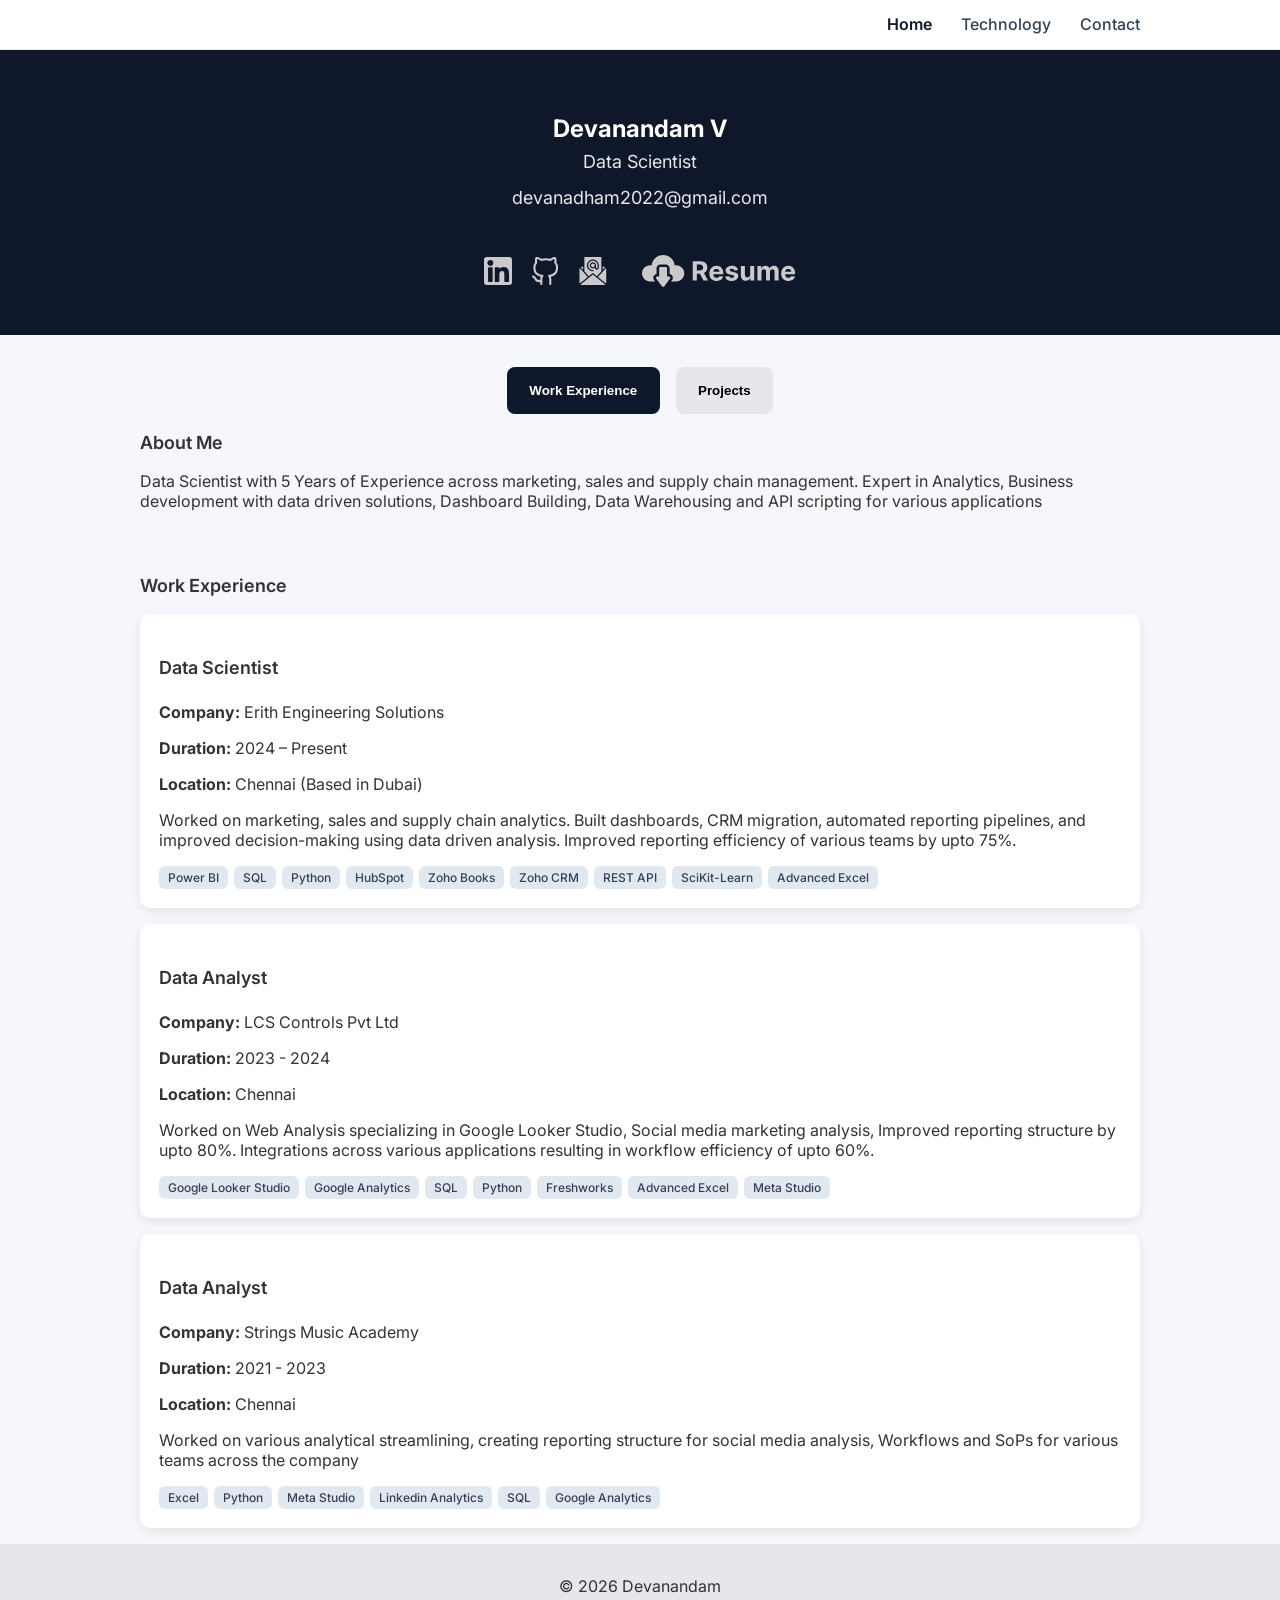
<file: index.html>
<!DOCTYPE html>
<html lang="en">
<head>
    <meta charset="UTF-8" />
    <meta name="viewport" content="width=device-width, initial-scale=1.0" />
    <title>Devanandam | Profile</title>
    <link rel="icon" type="image/svg+xml" href="favicon-B.svg">
    <link rel="stylesheet" href="style.css" />
    <link rel="preconnect" href="https://fonts.googleapis.com">
    <link rel="preconnect" href="https://fonts.gstatic.com" crossorigin>
    <link href="https://fonts.googleapis.com/css2?family=Inter:ital,opsz,wght@0,14..32,100..900;1,14..32,100..900&display=swap" rel="stylesheet">
</head>
<body>
<nav class="navbar">
    <div class="nav-container">
      <div class="logo"></div>
  
      <ul class="nav-links">
        <li><a href="index.html" class="active">Home</a></li>
        <li><a href="technology.html">Technology</a></li>
        <li><a href="Contacts.html">Contact</a></li>
      </ul>
    </div>
  </nav>

<script>
    function openTab(evt, tabName) {
      // hide all tabs
      document.querySelectorAll(".tab-content").forEach(tab => {
        tab.classList.remove("active");
      });
    
      // remove active from buttons
      document.querySelectorAll(".tab-btn").forEach(btn => {
        btn.classList.remove("active");
      });
    
      // show selected
      document.getElementById(tabName).classList.add("active");
      evt.currentTarget.classList.add("active");
    }
</script>


  <header>
    <h1>Devanandam V</h1>
    <h2>Data Scientist</h2>
    <h2>devanadham2022@gmail.com</h2>

    <div class="socials">
        <a href="https://www.linkedin.com/in/devanadham-v-a43195300/" target="_blank">
          <img src="Icons/linkedin-W.svg" alt="LinkedIn" />
        </a>
      
        <a href="https://github.com/Devanandham99" target="_blank">
          <img src="Icons/github-W.svg" alt="GitHub" />
        </a>
      
        <a href="Contacts.html">
          <img src="Icons/email-W.svg" alt="Email" />
        </a>
      
        <a href="Assets/devanandam-resume.pdf" target="_blank" rel="noopener noreferrer" class="resume-btn">
          <img src="Icons/resume-W.svg" alt="Download Resume" />
        </a>
      </div>

  </header>

  <div class="tabs container">
    <button class="tab-btn active" onclick="openTab(event, 'experience')">
      Work Experience
    </button>
    <button class="tab-btn" onclick="openTab(event, 'projects')">
      Projects
    </button>
  </div>

  <section class="about container">
    <h3>About Me</h3>
    <p>Data Scientist with 5 Years of Experience across marketing, sales and supply chain management. Expert in Analytics, Business development with data driven solutions, Dashboard Building, Data Warehousing and API scripting for various applications</p>
  </section>
  <section id="experience" class="tab-content container active">
    <h3>Work Experience</h3>
  
    <div class="card">
      <h4>Data Scientist</h4>
      <p><strong>Company:</strong> Erith Engineering Solutions</p>
      <p><strong>Duration:</strong> 2024 – Present</p>
      <p><strong>Location:</strong> Chennai (Based in Dubai)</p>
      <p>
        Worked on marketing, sales and supply chain analytics. Built dashboards, CRM migration, automated reporting pipelines, and improved decision-making using data driven analysis. Improved reporting efficiency of various teams by upto 75%. 
      </p>

      <!-- ✅ Skills used -->
      <div class="card-skills">
        <span class="skill-tag">Power BI</span>
        <span class="skill-tag">SQL</span>
        <span class="skill-tag">Python</span>
        <span class="skill-tag">HubSpot</span>
        <span class="skill-tag">Zoho Books</span>
        <span class="skill-tag">Zoho CRM</span>
        <span class="skill-tag">REST API</span>
        <span class="skill-tag">SciKit-Learn</span>
        <span class="skill-tag">Advanced Excel</span>
      </div>
    </div>
    <div class="card">
      <h4>Data Analyst</h4>
      <p><strong>Company:</strong> LCS Controls Pvt Ltd</p>
      <p><strong>Duration:</strong> 2023 - 2024</p>
      <p><strong>Location:</strong> Chennai</p>
      <p>
        Worked on Web Analysis specializing in Google Looker Studio, Social media marketing analysis, Improved reporting structure by upto 80%. Integrations across various applications resulting in workflow efficiency of upto 60%.
      </p>

      <!-- ✅ Skills used -->
      <div class="card-skills">
        <span class="skill-tag">Google Looker Studio</span>
        <span class="skill-tag">Google Analytics</span>
        <span class="skill-tag">SQL</span>
        <span class="skill-tag">Python</span>
        <span class="skill-tag">Freshworks</span>
        <span class="skill-tag">Advanced Excel</span>
        <span class="skill-tag">Meta Studio</span>
      </div>
    </div>

    <div class="card">
      <h4>Data Analyst</h4>
      <p><strong>Company:</strong> Strings Music Academy</p>
      <p><strong>Duration:</strong> 2021 - 2023</p>
      <p><strong>Location:</strong> Chennai</p>
      <p>
        Worked on various analytical streamlining, creating reporting structure for social media analysis, Workflows and SoPs for various teams across the company
      </p>

      <!-- ✅ Skills used -->
      <div class="card-skills">
        <span class="skill-tag">Excel</span>
        <span class="skill-tag">Python</span>
        <span class="skill-tag">Meta Studio</span>
        <span class="skill-tag">Linkedin Analytics</span>
        <span class="skill-tag">SQL</span>
        <span class="skill-tag">Google Analytics</span>
      </div>
    </div>

  </section>
  
  <!-- Projects Tab -->
  <section id="projects" class="tab-content container">
    <h3>Projects</h3>

    <div class="card">
      <h4>NLP Project On Book Reviews</h4>
      <p>Using Natural Language Processing to analyze reviews of books and identify trends and patterns.</p>
      <a href="https://github.com/Devanandham99/Portfolio-Projects/tree/22cbae666b708d479b3a723a235a0c40a0afc872/NLP%20Project%20On%20Book%20Reviews" target="_blank">View Project →</a>
      <div class="card-skills">
        <span class="skill-tag">Pandas</span>
        <span class="skill-tag">Numpy</span>
        <span class="skill-tag">Seaborn</span>
        <span class="skill-tag">Matplotlib</span>
        <span class="skill-tag">Text Processing</span>
        <span class="skill-tag">Text Blob</span>
        <span class="skill-tag">Sci-kit Learn</span>
        <span class="skill-tag">Word Cloud</span>
        <span class="skill-tag">NLTK</span>
      </div>       
    </div>

    <div class="card">
      <h4>Steam Games Analysis</h4>
      <p>Analysis of social media data to understand user engagement patterns and metrics for various products.</p>
      <a href="https://github.com/Devanandham99/Portfolio-Projects/tree/e1949dfdd8c539cf58ebae8cbb5620fc46101f01/Steam%20Games%20Data%20Analysis" target="_blank">View Project →</a>
      <div class="card-skills">
        <span class="skill-tag">Seaborn</span>
        <span class="skill-tag">Pandas</span>
        <span class="skill-tag">Numpy</span>
      </div>       
    </div>
  
    <div class="card">
      <h4>Car Sales Data Processing/Analysis</h4>
      <p>Data processing and analysis of car sales database using pandas</p>
      <a href="https://github.com/Devanandham99/Portfolio-Projects/tree/2d07270b5e9420db4c0938f591bab6245e6ea134/Car%20Sales%20Project" target="_blank">View Project →</a>
      <div class="card-skills">
        <span class="skill-tag">Pandas</span>
        <span class="skill-tag">Matplotlib</span>
      </div>  

    </div>
  
    <div class="card">
      <h4>Data Scraping</h4>
      <p>Data Scraping using Selenium to get data for warehousing.</p>
      <a href="https://github.com/Devanandham99/Portfolio-Projects/tree/2d07270b5e9420db4c0938f591bab6245e6ea134/Data%20Scraping" target="_blank">View Project →</a>
      <div class="card-skills">
        <span class="skill-tag">Selenium</span>
        <span class="skill-tag">Pandas</span>
        <span class="skill-tag">BeautifulSoup</span>
        <span class="skill-tag">requests</span>
      </div>       
    </div>

    <div class="card">
      <h4>Dashboard</h4>
      <p>Example Dashboards using opensource datasets.</p>
      <a href="https://github.com/Devanandham99/Portfolio-Projects/tree/70073669f018ca83e619e7d2b7d7c7980ea79258/Dashboards" target="_blank">View Project →</a>
      <div class="card-skills">
        <span class="skill-tag">Tableau</span>
        <span class="skill-tag">Power BI</span>
        <span class="skill-tag">Excel</span>
        <span class="skill-tag">Google Looker Studio</span>
        <span class="skill-tag">SQL</span>
        <span class="skill-tag">Google Sheets</span>
      </div>       
    </div>    

    <div class="card">
      <h4>CRM to Google Sheets Integration</h4>
      <p>Pulling data from Hubspot CRM to Google Sheets using REST API.</p>
      <a href="https://github.com/Devanandham99/Portfolio-Projects/tree/3ea5dff24ce69333540878bbf10d671288c5dcb7/Hubspot%20to%20Google%20Sheets%20REST%20API" target="_blank">View Project →</a>
      <div class="card-skills">
        <span class="skill-tag">REST API</span>
        <span class="skill-tag">Hubspot</span>
        <span class="skill-tag">Google Sheets</span>
        <span class="skill-tag">JS</span>
      </div>       
    </div>

    <div class="card">
      <h4>Social Media Analysis</h4>
      <p>Analysis of social media data to understand user engagement patterns and metrics for various products.</p>
      <a href="https://github.com/Devanandham99/Portfolio-Projects/tree/26cd659598d46aff903115a7fd73586966958144/Social%20Media%20Project" target="_blank">View Project →</a>
      <div class="card-skills">
        <span class="skill-tag">Meta Studio</span>
        <span class="skill-tag">Linkedin</span>
        <span class="skill-tag">Seaborn</span>
        <span class="skill-tag">Pandas</span>
        <span class="skill-tag">Matplotlib</span>
        <span class="skill-tag">Numpy</span>
      </div>       
    </div>

  </section>

  <footer>
    <p>© 2026 Devanandam</p>
  </footer>
</body>

</html>
</file>
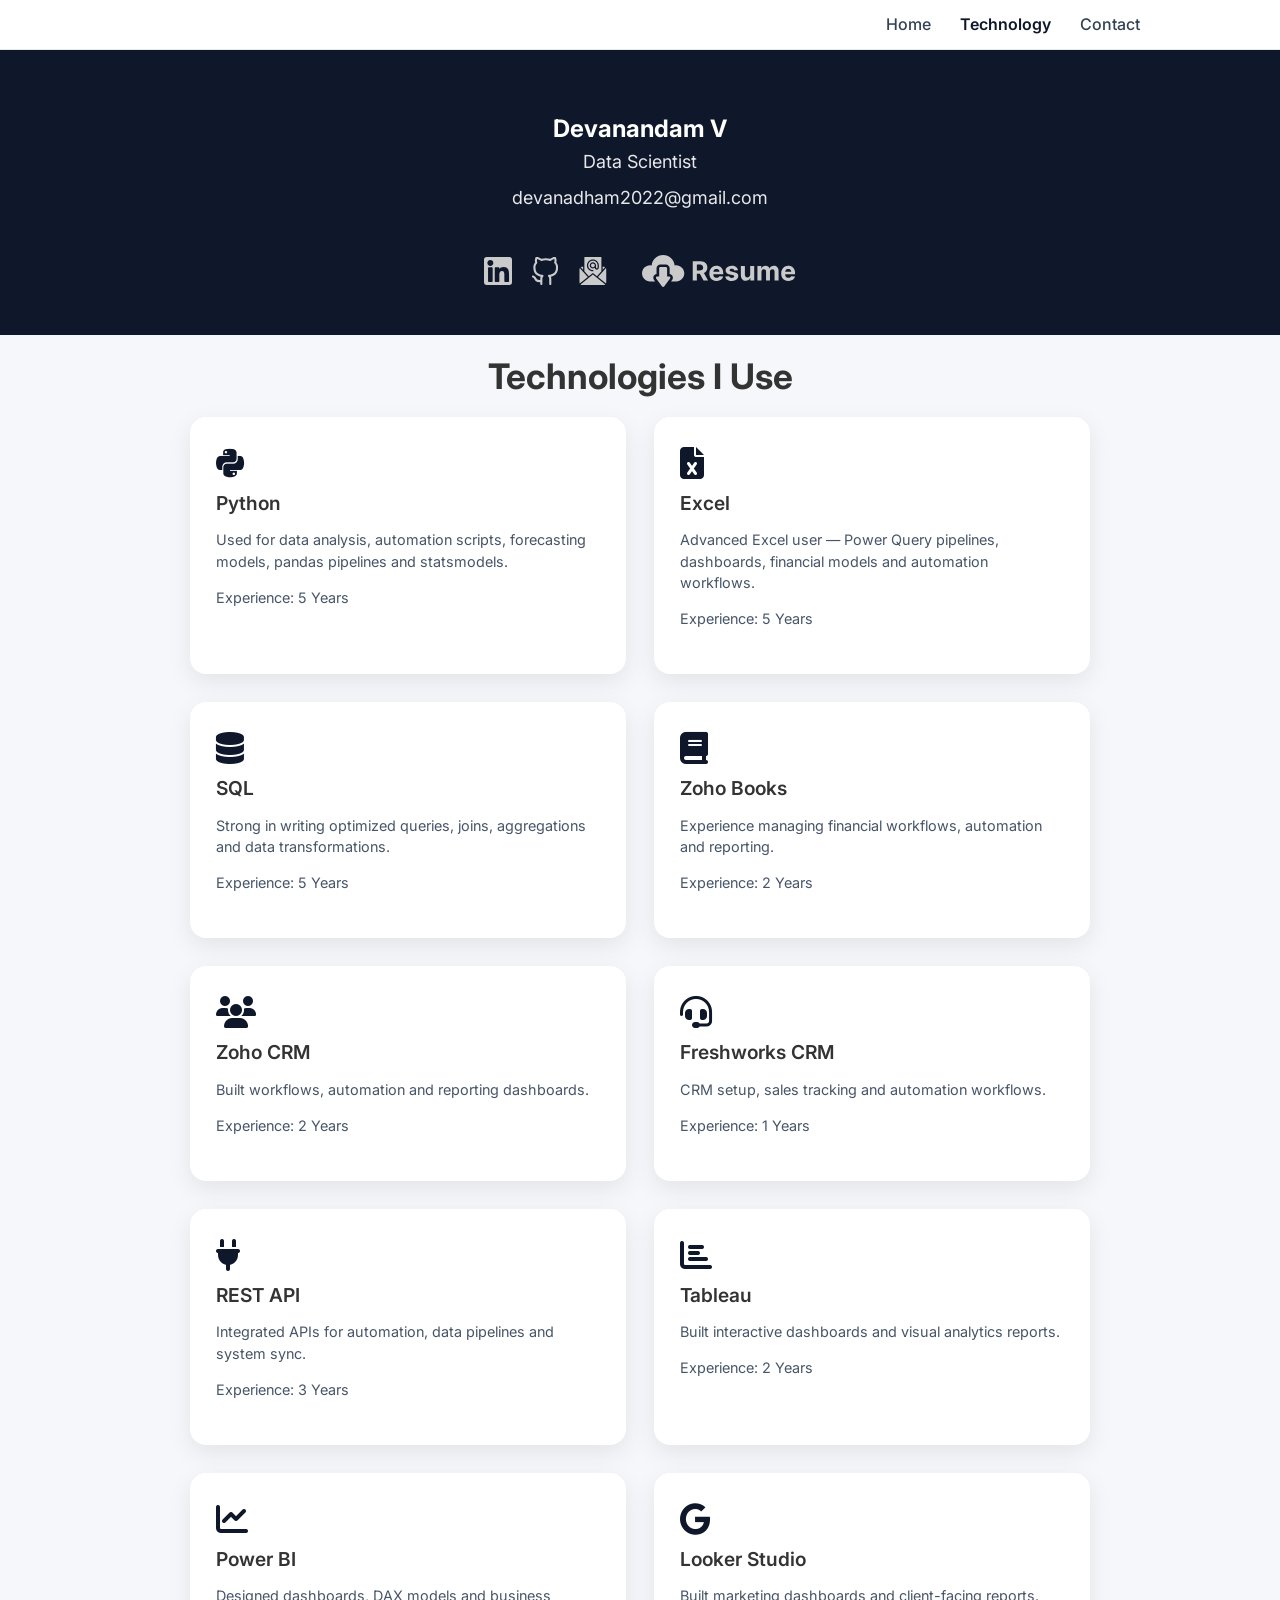
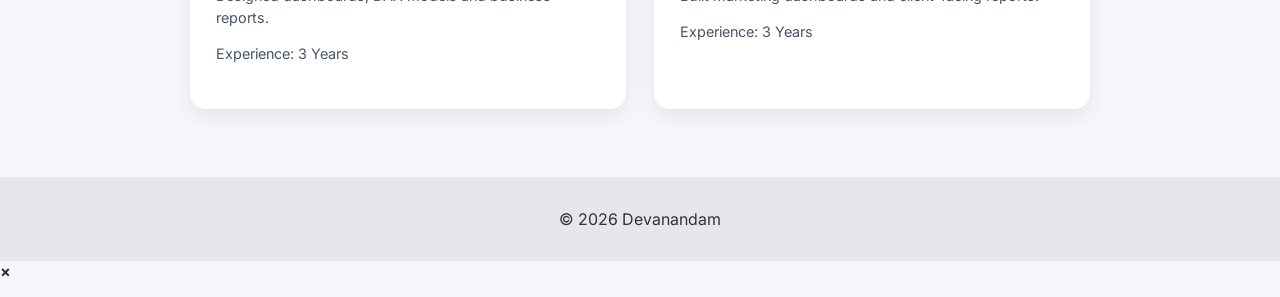
<file: technology.html>
<!DOCTYPE html>
<html lang="en">
<head>
    <meta charset="UTF-8" />
    <meta name="viewport" content="width=device-width, initial-scale=1.0" />
    <title>Devanandam | Profile</title>
    <link rel="icon" type="image/svg+xml" href="favicon-B.svg">
    <link rel="stylesheet" href="style.css" />
    <link rel="stylesheet" href="https://cdnjs.cloudflare.com/ajax/libs/font-awesome/6.5.0/css/all.min.css">
    <link rel="preconnect" href="https://fonts.googleapis.com">
    <link rel="preconnect" href="https://fonts.gstatic.com" crossorigin>
    <link href="https://fonts.googleapis.com/css2?family=Inter:ital,opsz,wght@0,14..32,100..900;1,14..32,100..900&display=swap" rel="stylesheet">
</head>

<body>
  <nav class="navbar">
    <div class="nav-container">
      <div class="logo"></div>
  
      <ul class="nav-links">
        <li><a href="index.html">Home</a></li>
        <li><a href="technology.html" class="active">Technology</a></li>
        <li><a href="Contacts.html">Contact</a></li>
      </ul>
    </div>
  </nav>

  <header>
    <h1>Devanandam V</h1>
    <h2>Data Scientist</h2>
    <h2>devanadham2022@gmail.com</h2>

    <div class="socials">
        <a href="https://www.linkedin.com/in/devanadham-v-a43195300/" target="_blank">
          <img src="Icons/linkedin-W.svg" alt="LinkedIn" />
        </a>
      
        <a href="https://github.com/Devanandham99" target="_blank">
          <img src="Icons/github-W.svg" alt="GitHub" />
        </a>
      
        <a href="Contacts.html">
          <img src="Icons/email-W.svg" alt="Email" />
        </a>
      
        <a href="Assets/devanandam-resume.pdf" target="_blank" rel="noopener noreferrer" class="resume-btn">
          <img src="Icons/resume-W.svg" alt="Download Resume" />
        </a>
      </div>

  </header>
<section class="tech-section">
  <h1>Technologies I Use</h1>

  <div class="tech-grid">

    <div class="tech-card">
      <i class="fab fa-python"></i>
      <h3>Python</h3>
      <p>
        Used for data analysis, automation scripts, forecasting models,
        pandas pipelines and statsmodels.
      </p>
      <p>
        Experience: 5 Years
      </p>
    </div>

    <div class="tech-card">
      <i class="fas fa-file-excel"></i>
      <h3>Excel</h3>
      <p>
        Advanced Excel user — Power Query pipelines, dashboards,
        financial models and automation workflows.
      </p>
      <p>
        Experience: 5 Years
      </p>
    </div>

    <div class="tech-card">
      <i class="fas fa-database"></i>
      <h3>SQL</h3>
      <p>
        Strong in writing optimized queries, joins, aggregations
        and data transformations.
      </p>
      <p>
        Experience: 5 Years
      </p>
    </div>

    <div class="tech-card">
      <i class="fas fa-book"></i>
      <h3>Zoho Books</h3>
      <p>
        Experience managing financial workflows, automation and reporting.
      </p>
      <p>
        Experience: 2 Years
      </p>
    </div>

    <div class="tech-card">
      <i class="fas fa-users"></i>
      <h3>Zoho CRM</h3>
      <p>
        Built workflows, automation and reporting dashboards.
      </p>
      <p>
        Experience: 2 Years
      </p>
    </div>

    <div class="tech-card">
      <i class="fas fa-headset"></i>
      <h3>Freshworks CRM</h3>
      <p>
        CRM setup, sales tracking and automation workflows.
      </p>
      <p>
        Experience: 1 Years
      </p>
    </div>

    <div class="tech-card">
      <i class="fas fa-plug"></i>
      <h3>REST API</h3>
      <p>
        Integrated APIs for automation, data pipelines and system sync.
      </p>
      <p>
        Experience: 3 Years
      </p>
    </div>

    <div class="tech-card">
      <i class="fas fa-chart-bar"></i>
      <h3>Tableau</h3>
      <p>
        Built interactive dashboards and visual analytics reports.
      </p>
      <p>
        Experience: 2 Years
      </p>
    </div>

    <div class="tech-card">
      <i class="fas fa-chart-line"></i>
      <h3>Power BI</h3>
      <p>
        Designed dashboards, DAX models and business reports.
      </p>
      <p>
        Experience: 3 Years
      </p>
    </div>

    <div class="tech-card">
      <i class="fab fa-google"></i>
      <h3>Looker Studio</h3>
      <p>
        Built marketing dashboards and client-facing reports.
      </p>
      <p>
        Experience: 3 Years
      </p>
    </div>

  </div>
</section>


  <footer>
    <p>© 2026 Devanandam</p>
  </footer>

  <div id="tech-modal" class="modal">
  <div class="modal-content">
    <span class="modal-close">&times;</span>
    <h2 id="modal-title"></h2>
    <p id="modal-description"></p>
  </div>
  </div>


</html>
</file>
<file: style.css>
body {
    font-family: "Inter", sans-serif;
    font-optical-sizing: auto;
    font-weight: 700;
    font-style: normal;
  margin: 0;
  -webkit-font-smoothing: antialiased;
  -moz-osx-font-smoothing: grayscale;
  background: #f5f7fa;
  color: #333;
  outline: 0px solid rgba(255, 0, 0, 0) !important;
}

h1 { font-weight: 700; font-size: x-large;}
h2 { font-weight: 400; font-size: large;}
h3 { font-weight: 600; font-size: Large;}
h4 { font-weight: 600; font-size: Large;}
p  { font-weight: 400; font-size: medium;}

header {
  background: #0f172a;
  color: white;
  text-align: center;

  padding: 3rem 1rem 2rem 1rem;   /* balanced vertical spacing */
  margin: 0;

  display: flex;
  flex-direction: column;
  align-items: center;
  justify-content: center;
}

header h1 {
  margin-bottom: 0.5rem;
}

header h2 {
  margin-top: 0;
  opacity: 0.9;
}

section {
  max-width: 1000px;
  margin: 3rem auto;      /* centers + vertical spacing */
  padding: 0 1rem;   /* clean reset */
  outline: 1px solid rgba(255, 0, 0, 0) !important;
}

footer {
  text-align: center;
  padding: 1rem;
  background: #e5e7eb;
}

/* Tabs */

.tabs {
  display: flex;
  justify-content: center;
  gap: 1rem;

  max-width: 1000px;
  margin-top: 2rem !important;
  margin: 0 auto 2rem auto;   /* ↑ more space from blue section */
  padding: 0 1.25rem;             /* slight horizontal comfort */
}
  
  .tab-btn {
    padding: 1rem 1.4rem;
    border: none;
    background: #e5e7eb;
    cursor: pointer;
    border-radius: 8px;
    font-weight: 600;
  }
  
  .tab-btn.active {
    background: #0f172a;
    color: white;
  }
  
  /* Tab content */
  .tab-content {
    display: none;
    padding: 1.5rem;
  }
  
  .tab-content.active {
    display: block;
  }
  
  
  /* Cards */
  .card {
    background: white;
    padding: 1.2rem;
    margin-bottom: 1rem;
    border-radius: 10px;
    box-shadow: 0 4px 12px rgba(0,0,0,0.08);
  }

  /* Skills inside cards */

.card-skills {
  display: flex;
  flex-wrap: wrap;
  gap: 0.4rem;
  margin-top: 1rem;
}

.skill-tag {
  background: #e2e8f0;
  color: #334155;
  font-size: 0.75rem;
  font-weight: 500;
  padding: 0.25rem 0.55rem;
  border-radius: 6px;
  white-space: nowrap;
}

  .socials {
    display: flex;
    justify-content: center;
    align-items: center;
    gap: 1.2rem;
  
    max-width: 1000px;   /* keeps it aligned with rest of page */
    margin: 2rem auto 1rem auto;
    padding-top: 0 1rem;  /* THIS centers the whole section */
    /*padding: 0 1rem;     optional mobile padding */
  }
  
  .socials a {
    display: inline-flex;
    align-items: center;
    justify-content: center;
    height: 32px;
  }
  .socials img {
    width: 28px;
    height: 28px;
    display: block;
    cursor: pointer;
    transition: transform 0.2s ease, opacity 0.2s ease;
  }
  
  .socials img:hover {
    transform: translateY(-2px);
    opacity: 0.8;
  }
  
  .container {
    max-width: 1000px;
    margin: auto;
    padding: 0 1rem;
  }

  /* Resume button */
  .resume-btn {
    height: 28px;
    width: auto;
    display: block;
    align-items: center;
    justify-content: center;
    margin-left: 1rem;
    background: #0f172a;
    color: white;
    padding: 0;
    text-decoration: none;
    border-radius: 6px;
    font-weight: 600;
    transition: transform 0.2s ease, opacity 0.2s ease;
  }

  .resume-btn img {
  height: 100%;      /* fill container height */
  width: auto;       /* keep aspect ratio */
  display: block;
  object-fit: contain;
  transition: transform 0.2s ease, opacity 0.2s ease;
  }
  
  .resume-btn:hover {
    transform: translateY(-2px);
    opacity: 0.8;
  }


  .navbar {
    position: sticky;
    top: 0;
    width: 100%;
    background: white;
    border-bottom: 1px solid #e5e7eb;
    z-index: 1000;
  }
  
  .nav-container {
    max-width: 1000px;
    margin: auto;
    padding: 0.9rem 1rem;
  
    display: flex;
    justify-content: space-between;
    align-items: center;
  }
  
  .logo {
    font-weight: 700;
    font-size: 1.1rem;
    color: #0f172a;
  }
  
  .nav-links {
    list-style: none;
    display: flex;
    gap: 1.8rem;
    margin: 0;
    padding: 0;
  }
  
  .nav-links a {
    text-decoration: none;
    color: #334155;
    font-weight: 500;
    transition: color 0.2s ease;
  }
  
  .nav-links a:hover {
    color: #0f172a;
  }
  
  .nav-links a.active {
    color: #0f172a;
    font-weight: 600;
  }

  section + section {
  margin-top: 4rem !important;
}

/* Contact form */

#contact-form {
  display: flex;
  flex-direction: column;
  gap: 0.75rem;
}

#contact-form input,
#contact-form textarea {
  padding: 0.6rem 0.7rem;
  border-radius: 6px;
  border: 1px solid #cbd5e1;
  font-family: inherit;
  font-size: 0.9rem;
}

/* Contact Info Section */
.contact-info {
  display: flex;
  flex-direction: column;
  gap: 1.2rem;
}

.contact-info-item {
  display: flex;
  align-items: center;
  gap: 1rem;
}

.contact-info-item i {
  font-size: 1.2rem;
  width: 2.2rem;
  height: 2.2rem;
  display: flex;
  align-items: center;
  justify-content: center;
  border-radius: 50%;
  background-color: rgba(255, 255, 255, 0.1); /* adjust to your theme */
  flex-shrink: 0;
}

.contact-info-label {
  display: block;
  font-size: 0.75rem;
  opacity: 0.6;
  margin-bottom: 0.15rem;
  text-transform: uppercase;
  letter-spacing: 0.05em;
}

.contact-info-item a {
  font-size: 0.95rem;
  text-decoration: none;
  color: inherit;
}

.contact-info-item a:hover {
  text-decoration: underline;
}

.send-btn {
  margin-top: 0.5rem;
  padding: 0.6rem;
  border: none;
  border-radius: 6px;
  background: #0f172a;
  color: white;
  font-weight: 600;
  cursor: pointer;
  transition: transform 0.15s ease, opacity 0.15s ease;
}

.send-btn:hover {
  transform: translateY(-1px);
  opacity: 0.9;
}

.tech-section {
  padding: 20px 20px;
  text-align: center;
  margin-top: 0;
}

.tech-section h1 {
  font-size: 2.2rem;
  margin-top: 0;           /* remove default browser margin */
  margin-bottom: 20px;
}

/* GRID → FORCE 2 COLUMNS */
.tech-grid {
  display: grid;
  grid-template-columns: repeat(2, 1fr); /* 🔥 2 columns */
  gap: 28px;
  max-width: 900px;
  margin: auto;
}

/* BIG CARDS */
.tech-card {
  background: #ffffff;
  padding: 30px 26px;
  border-radius: 16px;

  text-align: left;

  box-shadow: 0 8px 24px rgba(0,0,0,0.08);

  transition: transform 0.25s ease, box-shadow 0.25s ease;
}

/* ICON */
.tech-card i {
  font-size: 32px;
  margin-bottom: 12px;
  color: #0f172a;
}

/* TITLE */
.tech-card h3 {
  margin: 0 0 10px 0;
  font-size: 1.2rem;
}

/* DESCRIPTION */
.tech-card p {
  font-size: 0.9rem;
  color: #475569;
  line-height: 1.5;
}

/* HOVER */
.tech-card:hover {
  transform: translateY(-6px);
  box-shadow: 0 20px 40px rgba(0,0,0,0.12);
}

.tech-card.moving {
  transition: transform 0.55s cubic-bezier(0.22, 1, 0.36, 1);
}

.tech-card.springing.moving {
  transition: none !important;
}

.tech-card.springing {
  transition: none !important;
}

/* HOVER */
.tech-card:hover {
  transform: translateY(-6px) scale(1.02);
}

/* ✅ EXPANDED (matches new JS) */
.tech-card.active {
  grid-column: span 2;
  grid-row: span 2;

  transform: scale(1.04);
  box-shadow: 0 30px 80px rgba(0,0,0,0.35);
  padding: 32px;

  transition:
    transform 0.45s cubic-bezier(.22,1,.36,1),
    box-shadow 0.45s cubic-bezier(.22,1,.36,1),
    padding 0.35s ease;
}

/* DETAILS HIDDEN */
.tech-details {
  max-height: 0;
  opacity: 0;
  overflow: hidden;
  margin-top: 0;

  transition:
    max-height 0.45s cubic-bezier(.22,1,.36,1),
    opacity 0.25s ease,
    margin-top 0.25s ease;
}

/* DETAILS SHOW */
.tech-card.active .tech-details {
  max-height: 600px;
  opacity: 1;
  transform: translateY(0);
  margin-top: 16px;
}

/* ✅ BLUR BACKGROUND (matches new JS) */
.tech-grid.has-active .tech-card:not(.active) {
  opacity: 0.45;
  filter: blur(2px);
  transform: scale(0.96);

  transition:
    opacity 0.30s ease,
    filter 0.30s ease,
    transform 0.35s ease;
}
</file>
